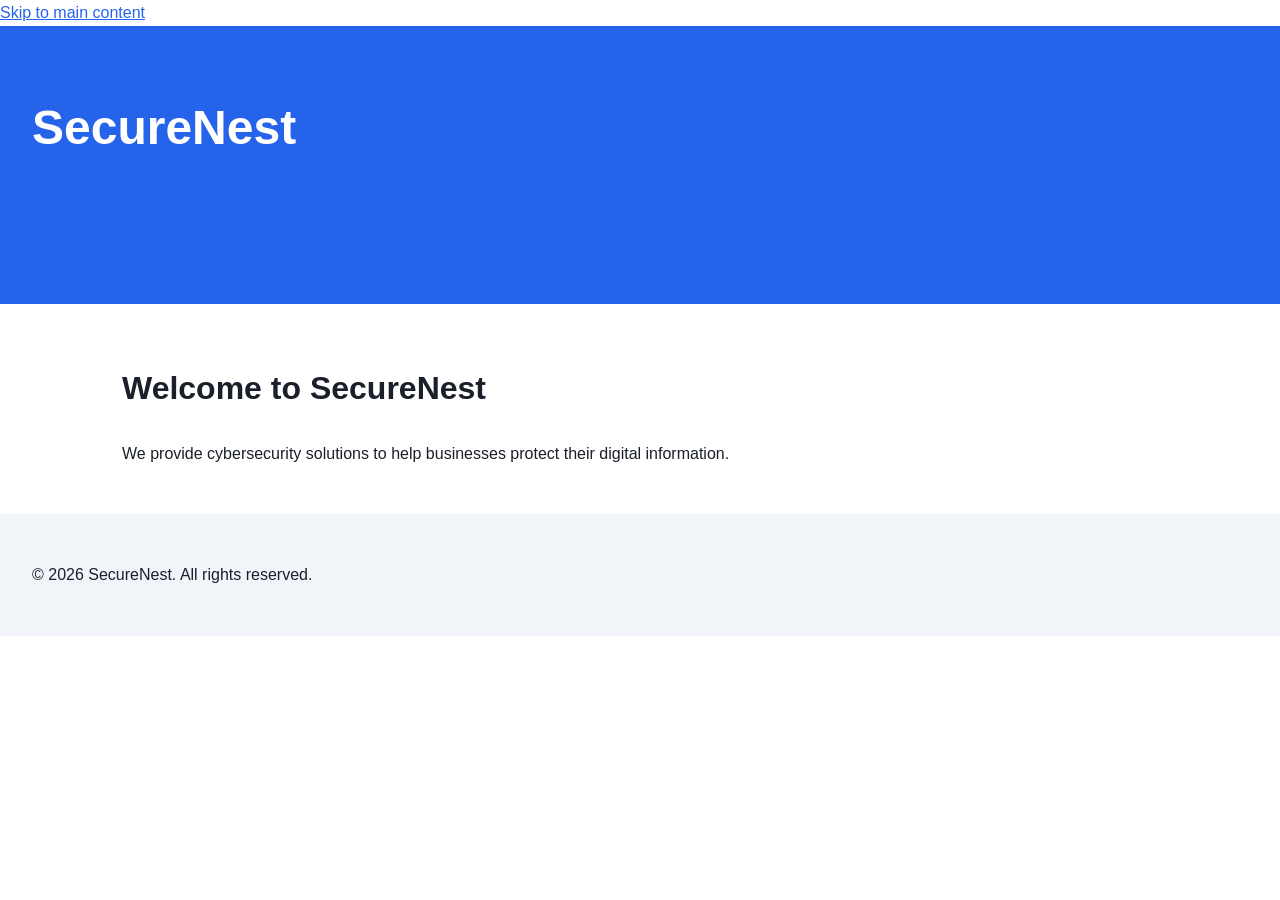
<file: week-02/site/index.html>
<!DOCTYPE html>
<html lang="en">

<head>
    <meta charset="UTF-8">

    <meta name="viewport" content="width=device-width, initial-scale=1.0">

    <title>Home | SecureNest</title>

    <link rel="stylesheet" href="css/styles.css">
</head>

<body>

    <!-- SKIP LINK -->

    <a href="#main-content">Skip to main content</a>


    <!-- HEADER -->

    <header>

        <h1>SecureNest</h1>

        <nav aria-label="Main navigation">

            <ul>
                <li><a href="index.html">Home</a></li>
                <li><a href="services.html">Services</a></li>
                <li><a href="contact.html">Contact</a></li>
            </ul>

        </nav>

    </header>


    <!-- MAIN CONTENT -->

    <main id="main-content">

        <h2>Welcome to SecureNest</h2>

        <p>
            We provide cybersecurity solutions to help businesses
            protect their digital information.
        </p>

    </main>


    <!-- FOOTER -->

    <footer>

        <p>&copy; 2026 SecureNest. All rights reserved.</p>

    </footer>

</body>
</html>
</file>
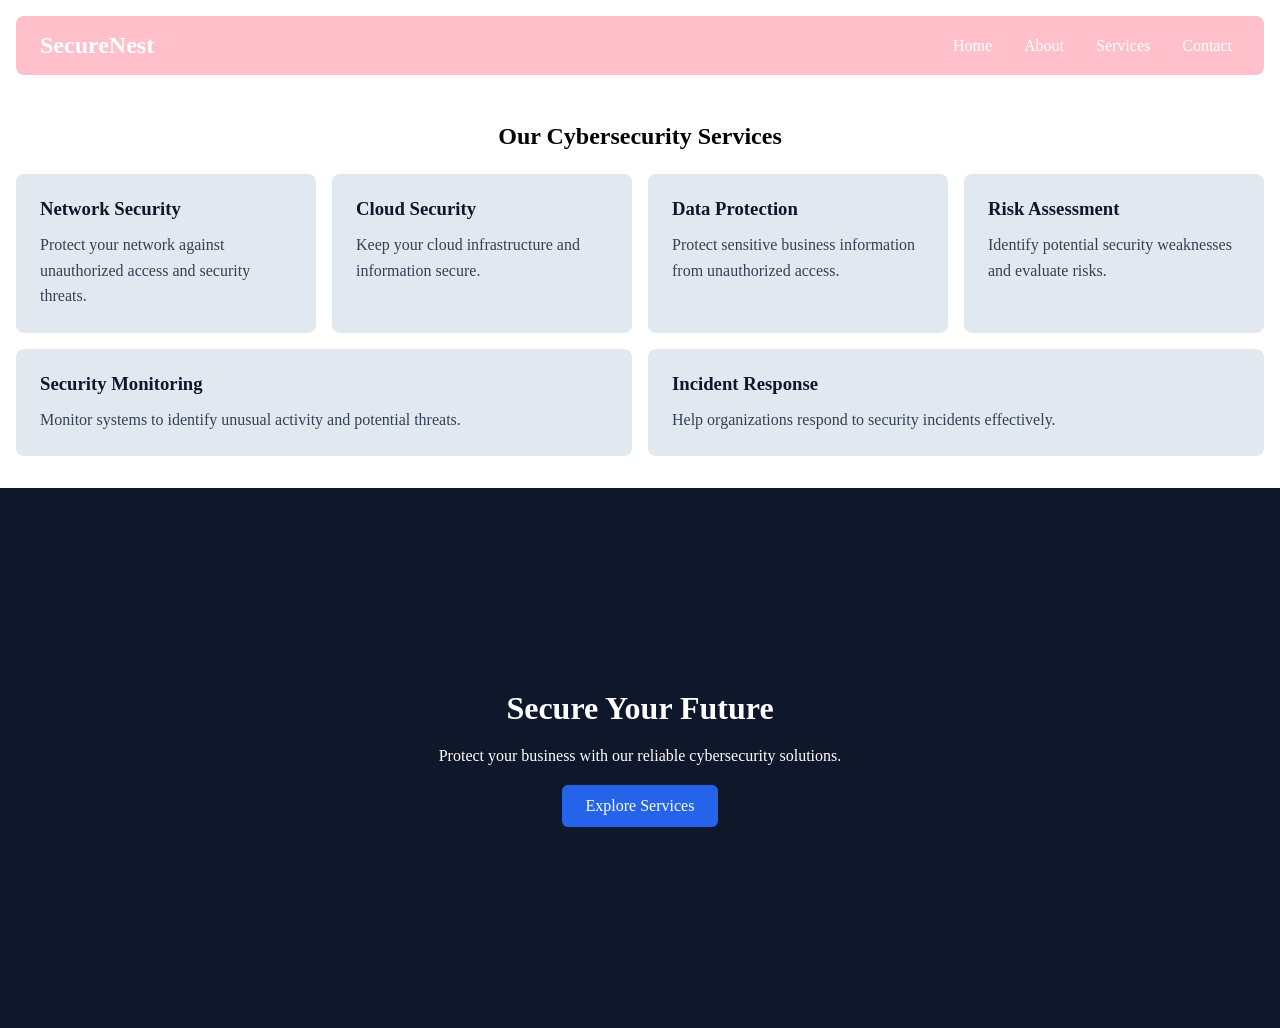
<file: week-02/lab/flex-lab.html>
<!DOCTYPE html>
<html lang="en">

<head>
    <meta charset="UTF-8">
    <meta name="viewport" content="width=device-width, initial-scale=1.0">

    <title>Flexbox Lab</title>

    <link rel="stylesheet" href="flex-lab.css">
</head>

<body>

    <!-- Section A: Flexbox Navbar -->
    <section class="navbar-section">

        <header class="site-header">

            <nav class="nav">

                <!-- Logo -->
                <a href="#" class="logo">SecureNest</a>

                <!-- Navigation Links -->
                <ul class="links">
                    <li><a href="#home">Home</a></li>
                    <li><a href="#about">About</a></li>
                    <li><a href="#services">Services</a></li>
                    <li><a href="#contact">Contact</a></li>
                </ul>

            </nav>

        </header>

    </section>

    <!-- Section B: Wrapping Cards -->
<section class="cards-section">

    <h2>Our Cybersecurity Services</h2>

    <div class="cards">

        <article class="card">
            <h3>Network Security</h3>
            <p>
                Protect your network against unauthorized access
                and security threats.
            </p>
        </article>

        <article class="card">
            <h3>Cloud Security</h3>
            <p>
                Keep your cloud infrastructure and information
                secure.
            </p>
        </article>

        <article class="card">
            <h3>Data Protection</h3>
            <p>
                Protect sensitive business information from
                unauthorized access.
            </p>
        </article>

        <article class="card">
            <h3>Risk Assessment</h3>
            <p>
                Identify potential security weaknesses
                and evaluate risks.
            </p>
        </article>

        <article class="card">
            <h3>Security Monitoring</h3>
            <p>
                Monitor systems to identify unusual activity
                and potential threats.
            </p>
        </article>

        <article class="card">
            <h3>Incident Response</h3>
            <p>
                Help organizations respond to security
                incidents effectively.
            </p>
        </article>

    </div>

</section>
<!-- Section C: Centred Hero -->

<section class="hero">

    <h2>Secure Your Future</h2>

    <p>
        Protect your business with our reliable
        cybersecurity solutions.
    </p>

    <a href="#services" class="hero-button">
        Explore Services
    </a>

</section>

</body>

</html>
</file>
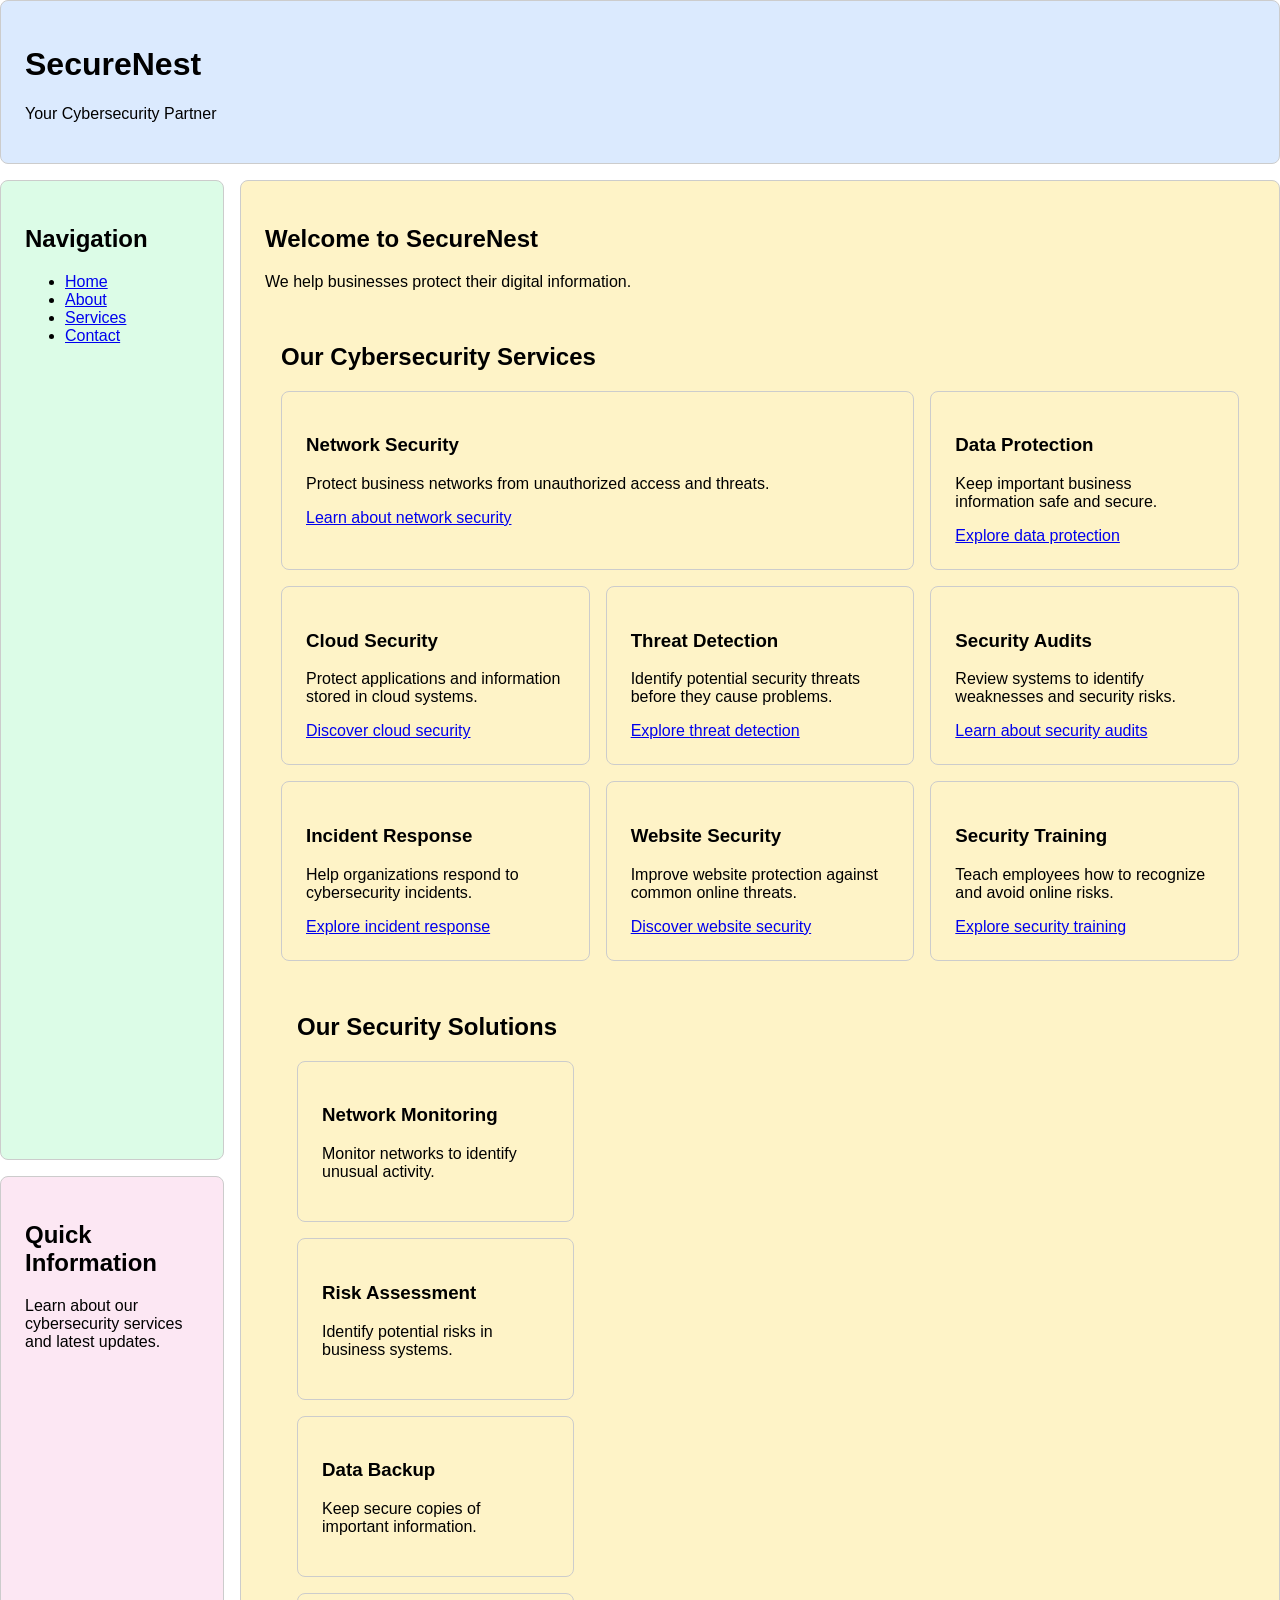
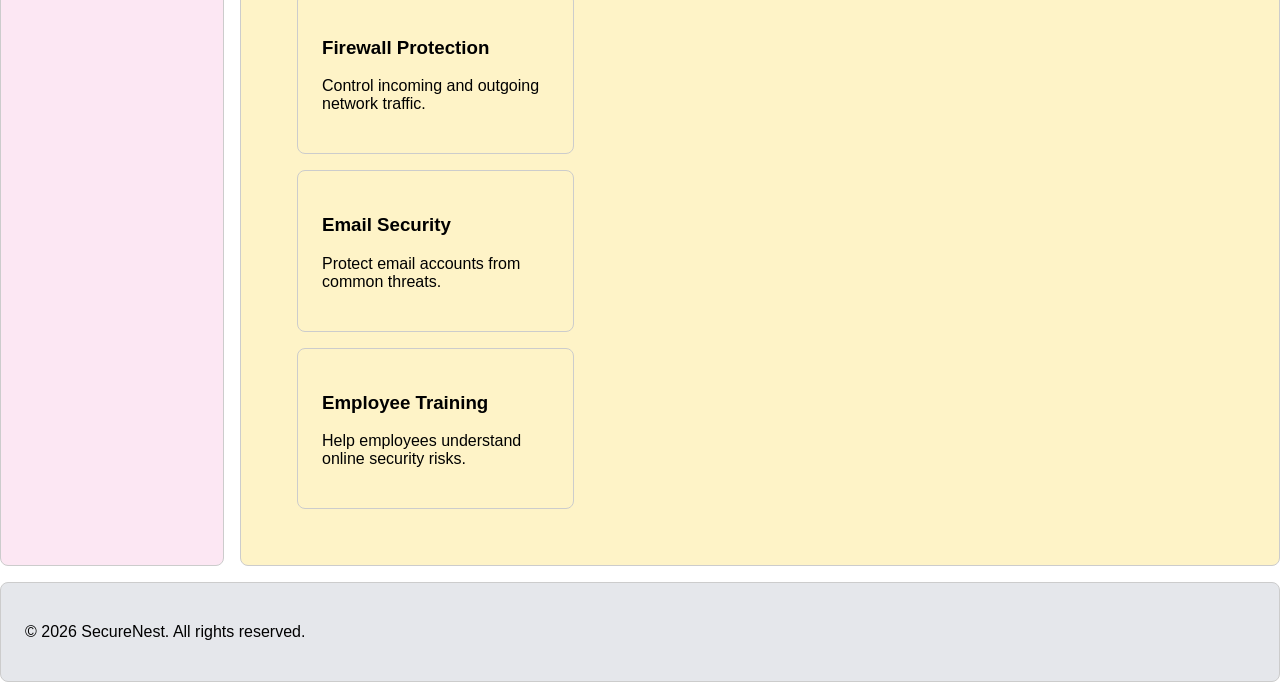
<file: week-02/lab/grid-lab.html>
<!DOCTYPE html>
<html lang="en">

<head>
    <meta charset="UTF-8">
    <meta name="viewport" content="width=device-width, initial-scale=1.0">
    <title>CSS Grid Lab</title>
    <link rel="stylesheet" href="grid-lab.css">
</head>

<body>

    <div class="page">

        <header>
            <h1>SecureNest</h1>
            <p>Your Cybersecurity Partner</p>
        </header>

        <nav>
            <h2>Navigation</h2>
            <ul>
                <li><a href="#">Home</a></li>
                <li><a href="#">About</a></li>
                <li><a href="#">Services</a></li>
                <li><a href="#">Contact</a></li>
            </ul>
        </nav>

        <main>
            <h2>Welcome to SecureNest</h2>
            <p>We help businesses protect their digital information.</p>

            <section class="gallery-section">
    <h2>Our Cybersecurity Services</h2>

    <div class="gallery-grid">

        <article class="card featured-card">
            <h3>Network Security</h3>
            <p>Protect business networks from unauthorized access and threats.</p>
            <a href="#">Learn about network security</a>
        </article>

        <article class="card">
            <h3>Data Protection</h3>
            <p>Keep important business information safe and secure.</p>
            <a href="#">Explore data protection</a>
        </article>

        <article class="card">
            <h3>Cloud Security</h3>
            <p>Protect applications and information stored in cloud systems.</p>
            <a href="#">Discover cloud security</a>
        </article>

        <article class="card">
            <h3>Threat Detection</h3>
            <p>Identify potential security threats before they cause problems.</p>
            <a href="#">Explore threat detection</a>
        </article>

        <article class="card">
            <h3>Security Audits</h3>
            <p>Review systems to identify weaknesses and security risks.</p>
            <a href="#">Learn about security audits</a>
        </article>

        <article class="card">
            <h3>Incident Response</h3>
            <p>Help organizations respond to cybersecurity incidents.</p>
            <a href="#">Explore incident response</a>
        </article>

        <article class="card">
            <h3>Website Security</h3>
            <p>Improve website protection against common online threats.</p>
            <a href="#">Discover website security</a>
        </article>

        <article class="card">
            <h3>Security Training</h3>
            <p>Teach employees how to recognize and avoid online risks.</p>
            <a href="#">Explore security training</a>
        </article>

        <section class="comparison-section">
    <h2>Our Security Solutions</h2>

    <div class="comparison-grid">

        <article class="comparison-card">
            <h3>Network Monitoring</h3>
            <p>Monitor networks to identify unusual activity.</p>
        </article>

        <article class="comparison-card">
            <h3>Risk Assessment</h3>
            <p>Identify potential risks in business systems.</p>
        </article>

        <article class="comparison-card">
            <h3>Data Backup</h3>
            <p>Keep secure copies of important information.</p>
        </article>

        <article class="comparison-card">
            <h3>Firewall Protection</h3>
            <p>Control incoming and outgoing network traffic.</p>
        </article>

        <article class="comparison-card">
            <h3>Email Security</h3>
            <p>Protect email accounts from common threats.</p>
        </article>

        <article class="comparison-card">
            <h3>Employee Training</h3>
            <p>Help employees understand online security risks.</p>
        </article>

    </div>
</section>

    </div>
</section>
        </main>

        <aside>
            <h2>Quick Information</h2>
            <p>Learn about our cybersecurity services and latest updates.</p>
        </aside>

        <footer>
            <p>&copy; 2026 SecureNest. All rights reserved.</p>
        </footer>

    </div>

</body>
</html>
</file>
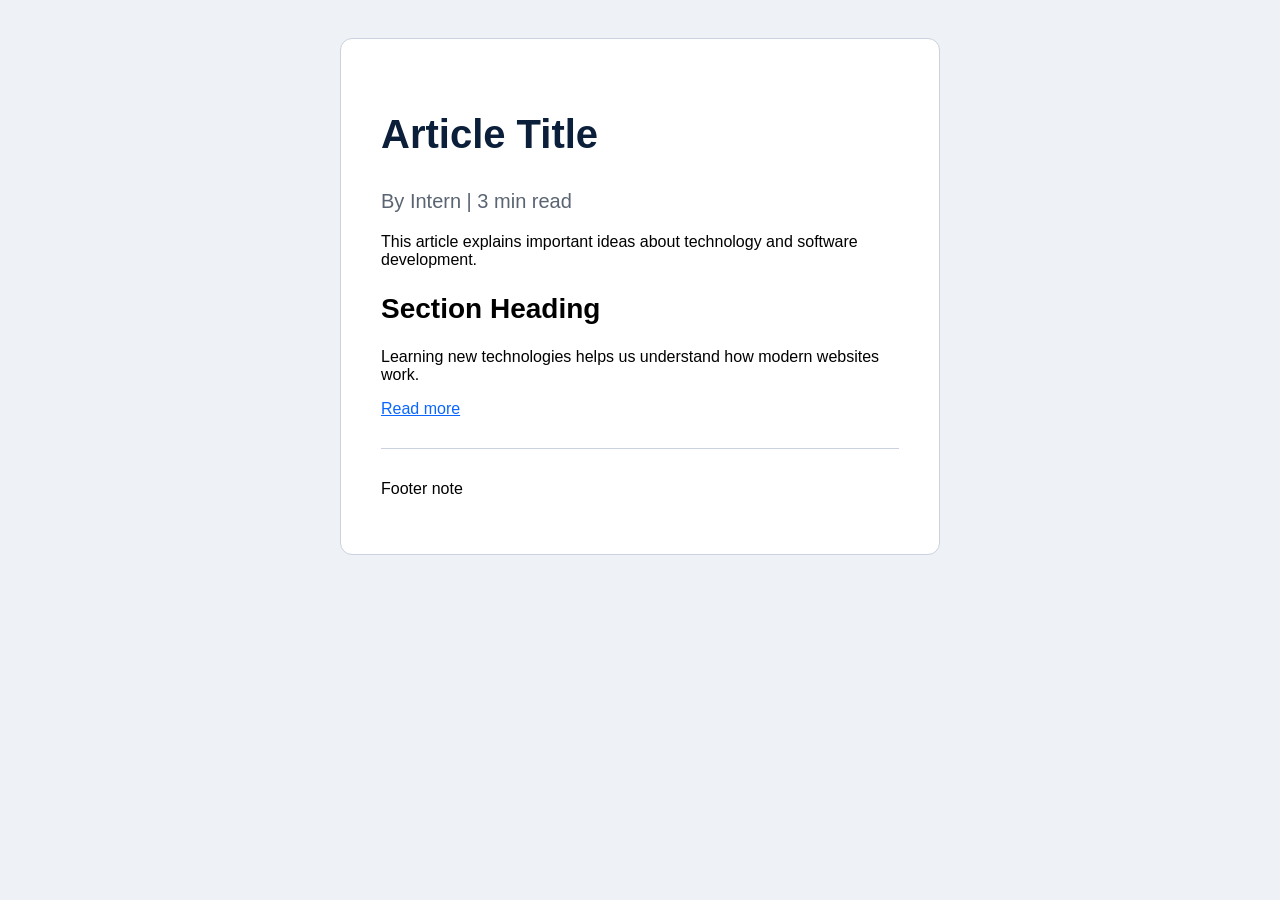
<file: week-02/lab/layout-a.html>
<!DOCTYPE html>
<html lang="en">
<head>
    <meta charset="UTF-8">
    <meta name="viewport" content="width=device-width, initial-scale=1.0">
    <title>Layout A - Article Card</title>
    <link rel="stylesheet" href="layouts.css">
</head>

<body class="layout-a">

    <main>
        <article class="article-card">

            <h1>Article Title</h1>

            <p class="article-meta">
                By Intern | 3 min read
            </p>

            <p>
                This article explains important ideas about
                technology and software development.
            </p>

            <h2>Section Heading</h2>

            <p>
                Learning new technologies helps us understand
                how modern websites work.
            </p>

            <a href="#">Read more</a>

            <footer>
                <p>Footer note</p>
            </footer>

        </article>
    </main>

</body>
</html>
</file>
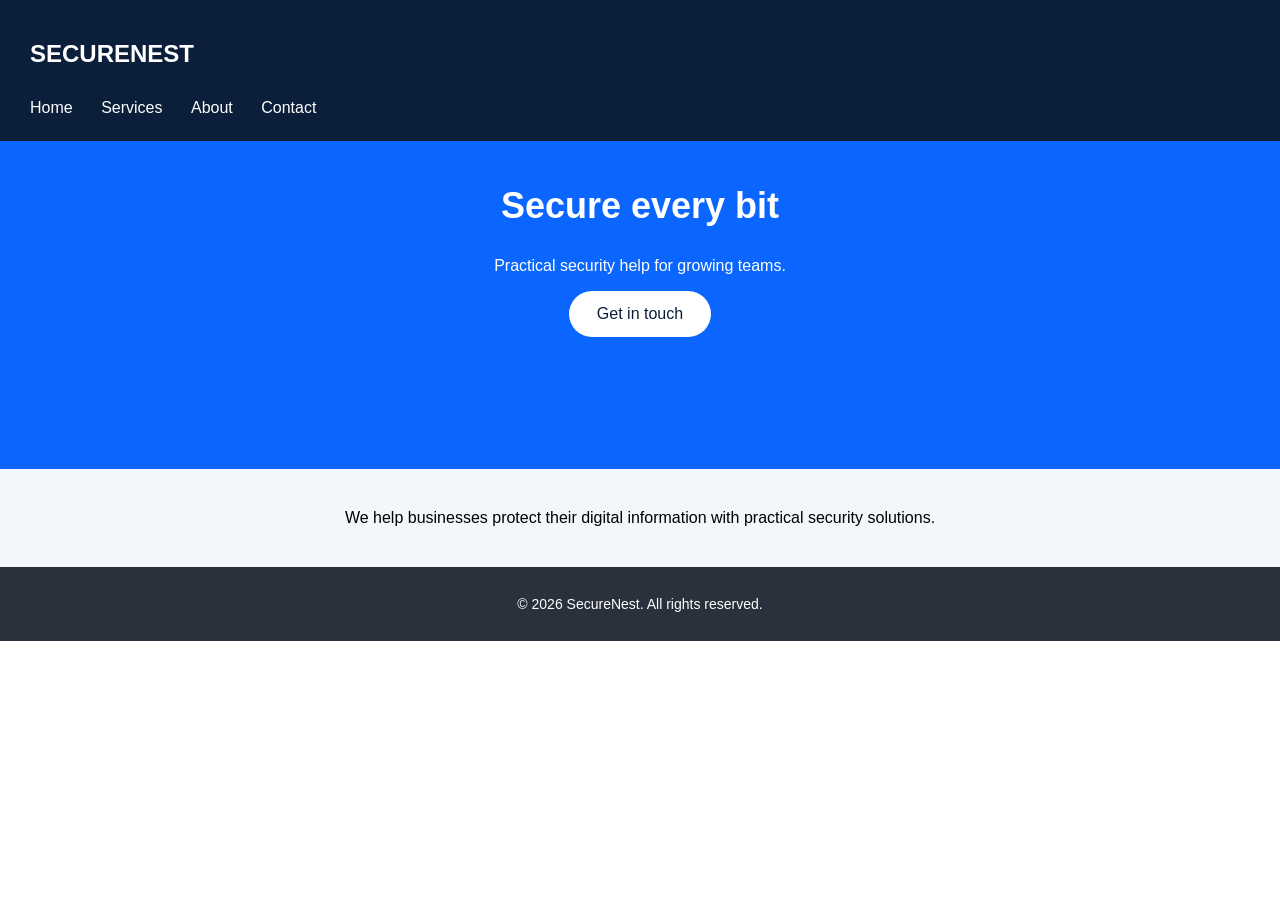
<file: week-02/lab/layout-b.html>
<!DOCTYPE html>
<html lang="en">
<head>
    <meta charset="UTF-8">
    <meta name="viewport" content="width=device-width, initial-scale=1.0">
    <title>Layout B - Website</title>
    <link rel="stylesheet" href="layouts.css">
</head>

<body class="layout-b">

    <header>
        <h1>SECURENEST</h1>

        <nav>
            <a href="#">Home</a>
            <a href="#">Services</a>
            <a href="#">About</a>
            <a href="#">Contact</a>
        </nav>
    </header>

    <main>

        <section class="hero">
            <h2>Secure every bit</h2>

            <p>Practical security help for growing teams.</p>

            <a href="#" class="hero-button">Get in touch</a>
        </section>

        <section class="intro">
            <p>
                We help businesses protect their digital
                information with practical security solutions.
            </p>
        </section>

    </main>

    <footer class="site-footer">
        <p>© 2026 SecureNest. All rights reserved.</p>
    </footer>

</body>
</html>
</file>
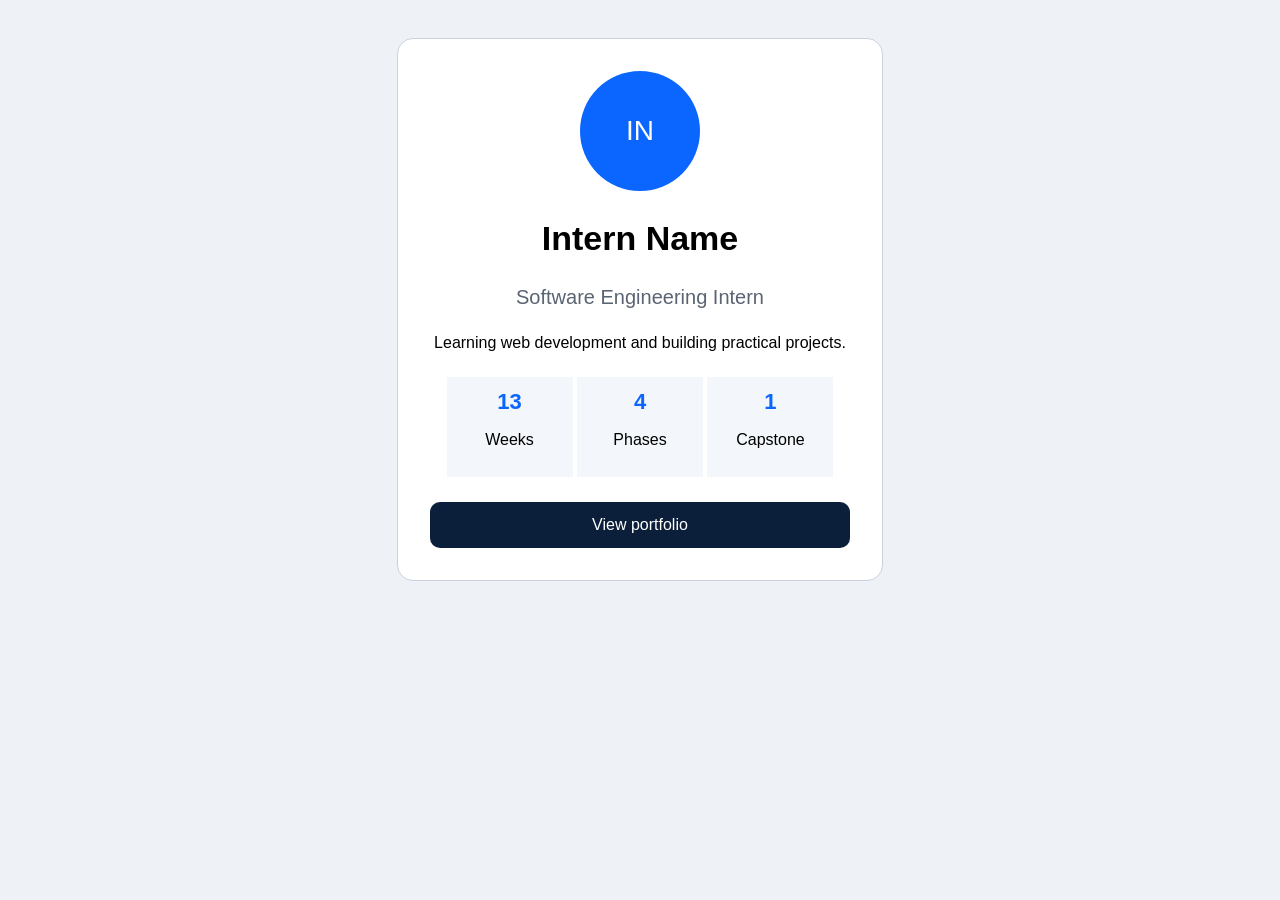
<file: week-02/lab/layout-c.html>
<!DOCTYPE html>
<html lang="en">
<head>
    <meta charset="UTF-8">
    <meta name="viewport" content="width=device-width, initial-scale=1.0">
    <title>Layout C - Profile Card</title>
    <link rel="stylesheet" href="layouts.css">
</head>

<body class="layout-c">

    <main>

        <article class="profile-card">

            <div class="avatar">IN</div>

            <h1>Intern Name</h1>

            <p class="role">Software Engineering Intern</p>

            <p class="description">
                Learning web development and building
                practical projects.
            </p>

            <section class="stats">

                <div class="stat">
                    <strong>13</strong>
                    <p>Weeks</p>
                </div>

                <div class="stat">
                    <strong>4</strong>
                    <p>Phases</p>
                </div>

                <div class="stat">
                    <strong>1</strong>
                    <p>Capstone</p>
                </div>

            </section>

            <a href="#" class="portfolio-button">
                View portfolio
            </a>

        </article>

    </main>

</body>
</html>
</file>
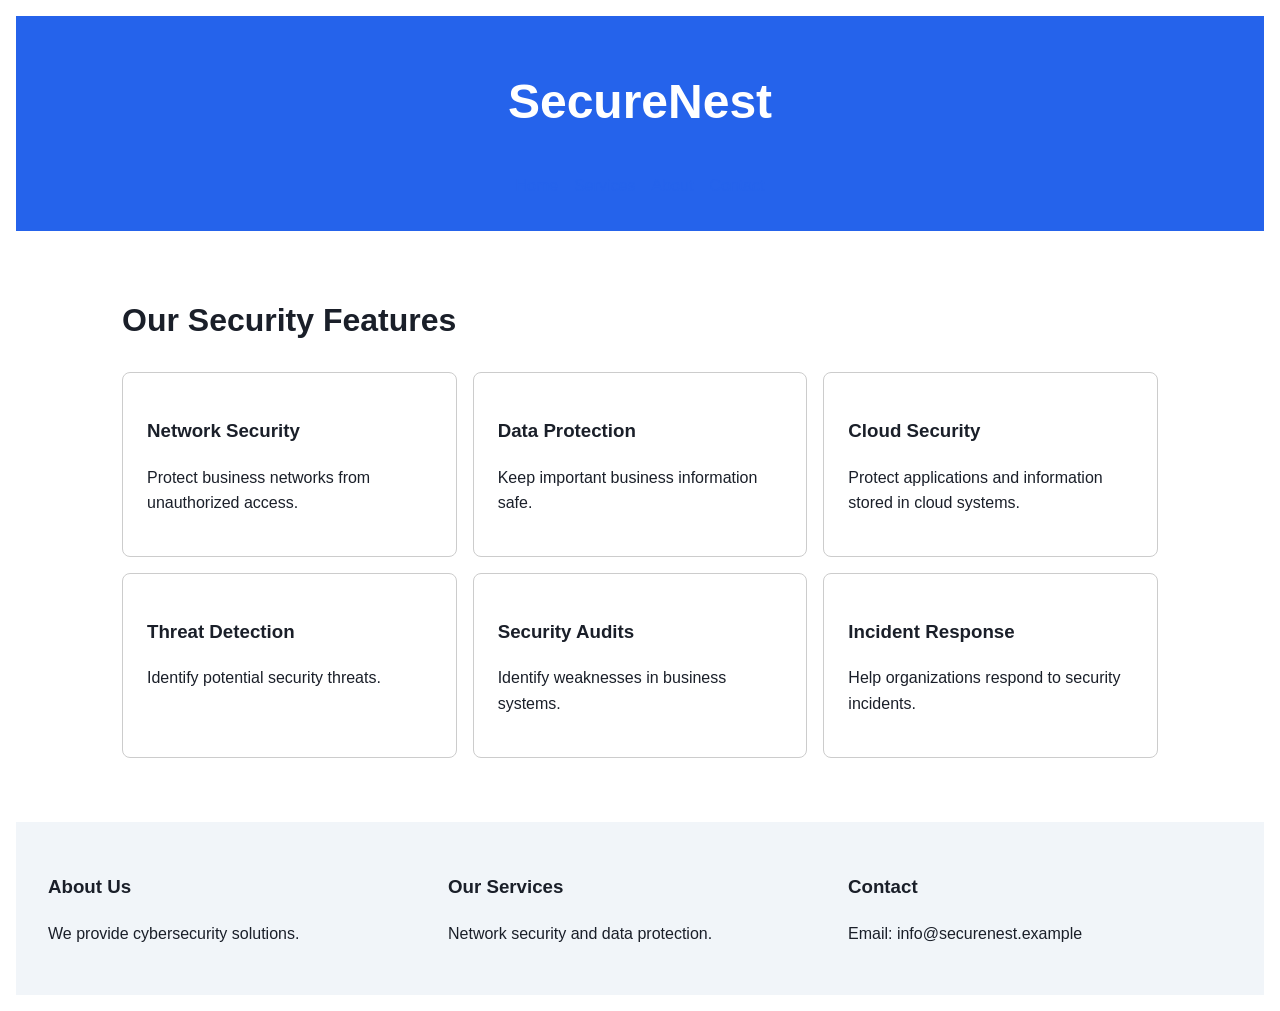
<file: week-02/lab/responsive-lab.html>
<!DOCTYPE html>
<html lang="en">

<head>
    <meta charset="UTF-8">
    <meta name="viewport" content="width=device-width, initial-scale=1.0">

    <title>Responsive Design Lab</title>

    <link rel="stylesheet" href="../site/css/styles.css">

    <link rel="stylesheet" href="responsive-lab.css">
</head>

<body>

    <!-- HEADER -->

    <header class="site-header">

        <h1>SecureNest</h1>

        <nav>
            <ul class="navigation">
                <li><a href="#">Home</a></li>
                <li><a href="#">Services</a></li>
                <li><a href="#">About</a></li>
                <li><a href="#">Contact</a></li>
            </ul>
        </nav>

    </header>


    <!-- MAIN CONTENT -->

    <main>

        <section class="features-section">

            <h2>Our Security Features</h2>

            <div class="features-grid">

                <article class="feature-card">
                    <h3>Network Security</h3>
                    <p>Protect business networks from unauthorized access.</p>
                </article>

                <article class="feature-card">
                    <h3>Data Protection</h3>
                    <p>Keep important business information safe.</p>
                </article>

                <article class="feature-card">
                    <h3>Cloud Security</h3>
                    <p>Protect applications and information stored in cloud systems.</p>
                </article>

                <article class="feature-card">
                    <h3>Threat Detection</h3>
                    <p>Identify potential security threats.</p>
                </article>

                <article class="feature-card">
                    <h3>Security Audits</h3>
                    <p>Identify weaknesses in business systems.</p>
                </article>

                <article class="feature-card">
                    <h3>Incident Response</h3>
                    <p>Help organizations respond to security incidents.</p>
                </article>

            </div>

        </section>

    </main>


    <!-- FOOTER -->

    <footer class="site-footer">

        <div>
            <h3>About Us</h3>
            <p>We provide cybersecurity solutions.</p>
        </div>

        <div>
            <h3>Our Services</h3>
            <p>Network security and data protection.</p>
        </div>

        <div>
            <h3>Contact</h3>
            <p>Email: info@securenest.example</p>
        </div>

    </footer>

</body>
</html>
</file>
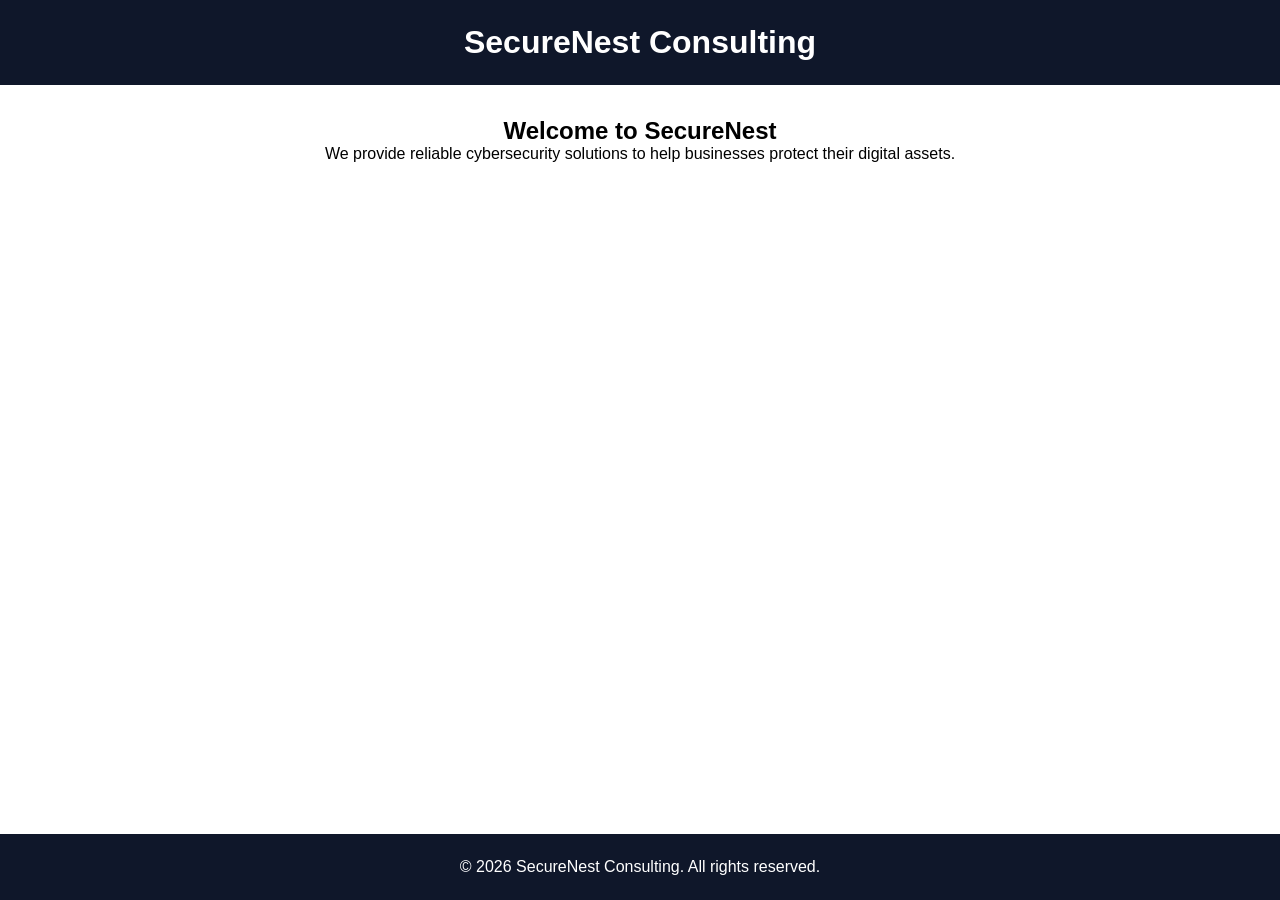
<file: week-02/lab/sticky-footer.html>
<!DOCTYPE html>
<html lang="en">

<head>
    <meta charset="UTF-8">
    <meta name="viewport" content="width=device-width, initial-scale=1.0">

    <title>Sticky Footer Layout</title>

    <link rel="stylesheet" href="sticky-footer.css">
</head>

<body>

    <!-- Header -->
    <header class="site-header">
        <h1>SecureNest Consulting</h1>
    </header>


    <!-- Main Content -->
    <main>

        <h2>Welcome to SecureNest</h2>

        <p>
            We provide reliable cybersecurity solutions
            to help businesses protect their digital assets.
        </p>

    </main>


    <!-- Footer -->
    <footer class="site-footer">
        <p>&copy; 2026 SecureNest Consulting. All rights reserved.</p>
    </footer>

</body>

</html>
</file>
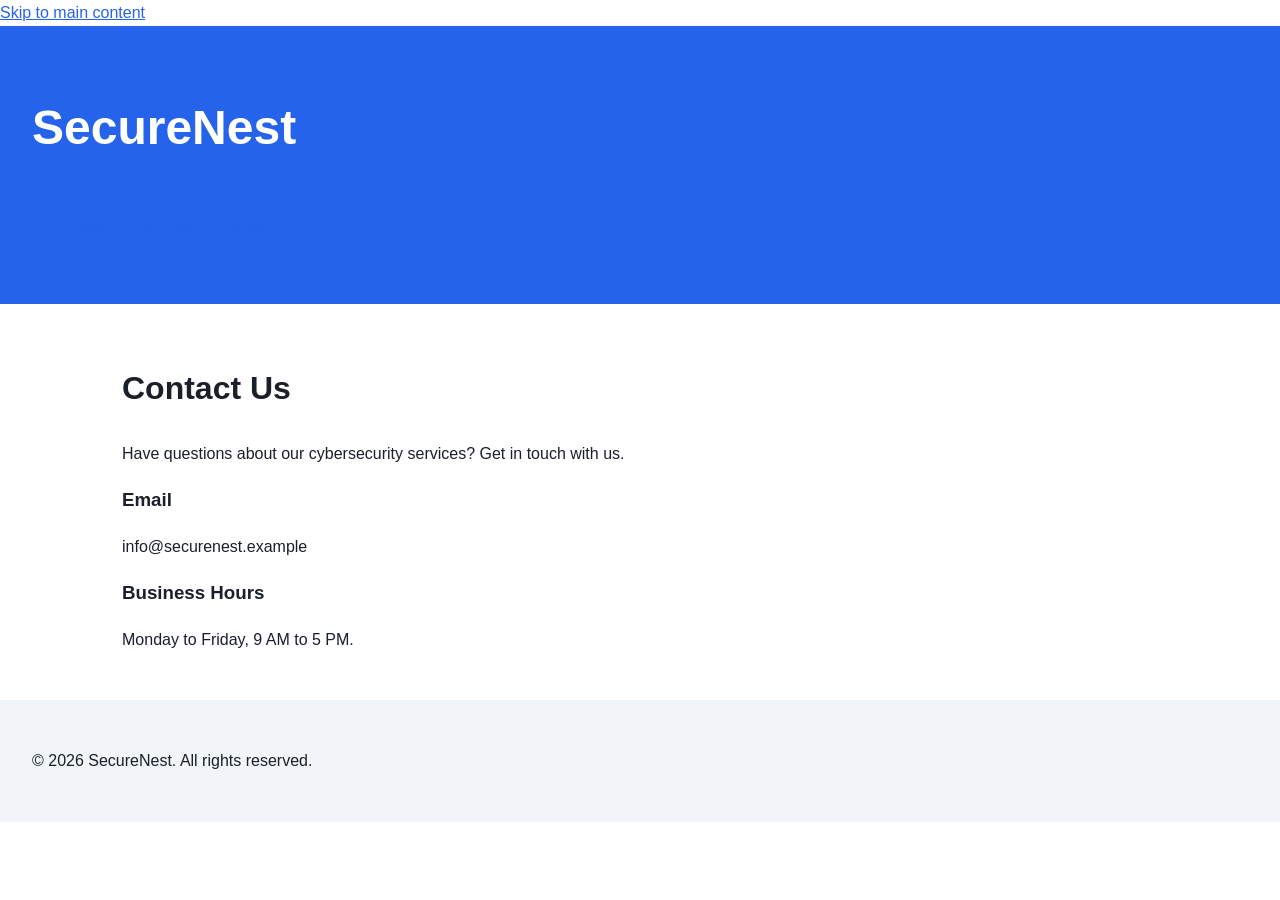
<file: week-02/site/contact.html>
<!DOCTYPE html>
<html lang="en">

<head>
    <meta charset="UTF-8">

    <meta name="viewport" content="width=device-width, initial-scale=1.0">

    <title>Contact | SecureNest</title>

    <link rel="stylesheet" href="css/styles.css">
</head>

<body>

    <a href="#main-content">Skip to main content</a>


    <header>

        <h1>SecureNest</h1>

        <nav aria-label="Main navigation">

            <ul>
                <li><a href="index.html">Home</a></li>
                <li><a href="services.html">Services</a></li>
                <li><a href="contact.html">Contact</a></li>
            </ul>

        </nav>

    </header>


    <main id="main-content">

        <h2>Contact Us</h2>

        <p>
            Have questions about our cybersecurity services?
            Get in touch with us.
        </p>

        <section>

            <h3>Email</h3>

            <p>info@securenest.example</p>

        </section>

        <section>

            <h3>Business Hours</h3>

            <p>Monday to Friday, 9 AM to 5 PM.</p>

        </section>

    </main>


    <footer>

        <p>&copy; 2026 SecureNest. All rights reserved.</p>

    </footer>

</body>
</html>
</file>
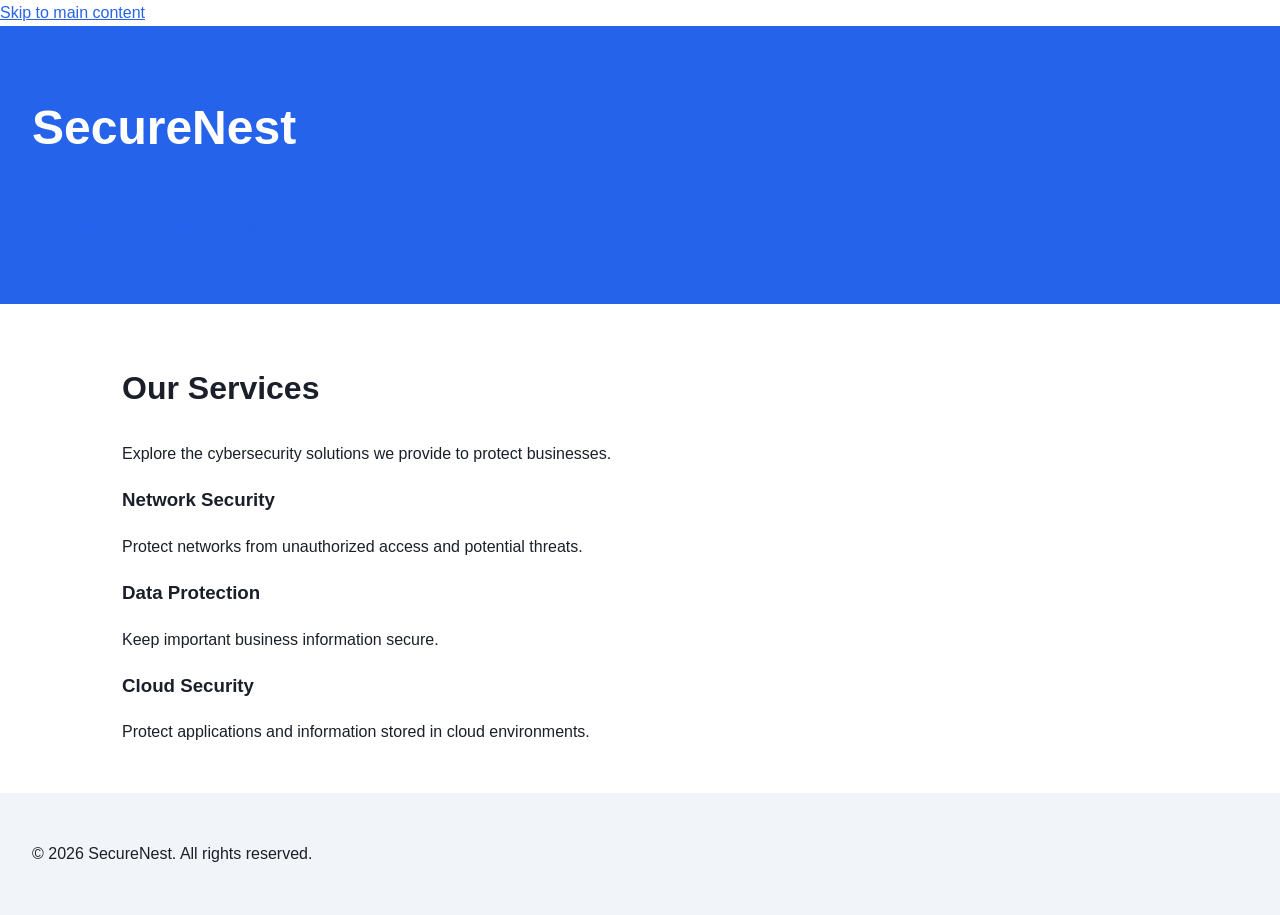
<file: week-02/site/services.html>
<!DOCTYPE html>
<html lang="en">

<head>
    <meta charset="UTF-8">

    <meta name="viewport" content="width=device-width, initial-scale=1.0">

    <title>Services | SecureNest</title>

    <link rel="stylesheet" href="css/styles.css">
</head>

<body>

    <a href="#main-content">Skip to main content</a>


    <header>

        <h1>SecureNest</h1>

        <nav aria-label="Main navigation">

            <ul>
                <li><a href="index.html">Home</a></li>
                <li><a href="services.html">Services</a></li>
                <li><a href="contact.html">Contact</a></li>
            </ul>

        </nav>

    </header>


    <main id="main-content">

        <h2>Our Services</h2>

        <p>
            Explore the cybersecurity solutions we provide
            to protect businesses.
        </p>

        <section>

            <h3>Network Security</h3>

            <p>
                Protect networks from unauthorized access
                and potential threats.
            </p>

        </section>

        <section>

            <h3>Data Protection</h3>

            <p>
                Keep important business information secure.
            </p>

        </section>

        <section>

            <h3>Cloud Security</h3>

            <p>
                Protect applications and information
                stored in cloud environments.
            </p>

        </section>

    </main>


    <footer>

        <p>&copy; 2026 SecureNest. All rights reserved.</p>

    </footer>

</body>
</html>
</file>
<file: week-02/site/css/styles.css>
:root {
    --color-primary: #2563eb;
    --color-background: #ffffff;
    --color-text: #1a1f29;
    --color-surface: #f1f5f9;
    --color-border: #cbd5e1;

    --font-family: Arial, sans-serif;

    --spacing-small: 0.5rem;
    --spacing-medium: 1rem;
    --spacing-large: 2rem;

    --border-radius: 8px;
}




@media (prefers-color-scheme: dark) {
    :root {
        --color-background: #0b1220;
        --color-text: #e8edf5;
        --color-surface: #172033;
        --color-border: #334155;
    }
}



* {
    box-sizing: border-box;
}

body {
    margin: 0;
}




body {
    font-family: var(--font-family);
    background-color: var(--color-background);
    color: var(--color-text);
    line-height: 1.6;
}

img {
    max-width: 100%;
    height: auto;
    display: block;
}

a {
    color: var(--color-primary);
}


h1 {
    font-size: clamp(1.75rem, 1rem + 3vw, 3rem);
}

h2 {
    font-size: clamp(1.4rem, 1rem + 2vw, 2rem);
}



a:focus-visible,
button:focus-visible {
    outline: 3px solid var(--color-primary);
    outline-offset: 3px;
}




button {
    transition: background-color 0.3s ease;
}



@media (prefers-reduced-motion: reduce) {
    *,
    *::before,
    *::after {
        scroll-behavior: auto !important;
        animation-duration: 0.01ms !important;
        transition-duration: 0.01ms !important;
    }
}

body {
    margin: 0;
    font-family: Arial, sans-serif;
    background-color: var(--color-background);
    color: var(--color-text);
}

header {
    background-color: var(--color-primary);
    color: white;
    padding: 2rem;
}

nav ul {
    display: flex;
    gap: 1.5rem;
    list-style: none;
    padding: 1rem 2rem;
}

nav a {
    color: var(--color-primary);
    text-decoration: none;
}

main {
    max-width: 1100px;
    margin: auto;
    padding: 2rem;
}

footer {
    background-color: var(--color-surface);
    padding: 2rem;
}
</file>
<file: week-02/lab/flex-lab.css>
/* Basic Reset */
* {
    box-sizing: border-box;
    margin: 0;
    padding: 0;
}

/* Navbar Section */
.navbar-section {
    padding: 1rem;
}

/* Main Navigation Container */
.nav {
    display: flex;
    align-items: center;
    gap: 1rem;

    flex-wrap: wrap;

    background-color:pink;
    padding: 1rem 1.5rem;
    border-radius: 8px;
}

/* Logo */
.logo {
    color: white;
    text-decoration: none;
    font-size: 1.5rem;
    font-weight: bold;
}

/* Navigation Links Container */
.nav .links {
    margin-left: auto;

    display: flex;
    flex-wrap: wrap;
    gap: 1rem;

    list-style: none;
}

/* Individual Navigation Links */
.links a {
    color: white;
    text-decoration: none;
    padding: 0.5rem;
    border-radius: 4px;
}

/* Hover Effect */
.links a:hover {
    background-color: #334155;
    color: #7db1ff;
}

/* Keyboard Focus */
.links a:focus-visible {
    outline: 3px solid #7db1ff;
    outline-offset: 3px;
}

/* Responsive Navbar */
@media (max-width: 30rem) {

    .nav .links {
        width: 100%;
        margin-left: 0;
    }

}


/* Section B: Wrapping Cards */

.cards-section {
    padding: 2rem 1rem;
}

.cards-section h2 {
    text-align: center;
    margin-bottom: 1.5rem;
}

/* Parent Flexbox Container */

.cards {
    display: flex;
    flex-wrap: wrap;
    gap: 1rem;
}

/* Individual Cards */

.card {
    flex: 1 1 16rem;

    background-color: #e2e8f0;
    padding: 1.5rem;
    border-radius: 8px;
}

.card h3 {
    margin-bottom: 0.75rem;
    color: #0f172a;
}

.card p {
    line-height: 1.6;
    color: #334155;
}



/* Section C: Centred Hero */

.hero {
    height: 60vh;

    display: flex;
    flex-direction: column;

    justify-content: center;
    align-items: center;

    gap: 1rem;

    text-align: center;

    background-color: #0f172a;
    color: white;

    padding: 1rem;
}

/* Hero Heading */

.hero h2 {
    font-size: 2rem;
}

/* Hero Paragraph */

.hero p {
    max-width: 500px;
    line-height: 1.6;
}

/* Hero Button */

.hero-button {
    display: inline-block;

    background-color: #2563eb;
    color: white;

    padding: 0.75rem 1.5rem;

    text-decoration: none;
    border-radius: 6px;
}

/* Button Hover */

.hero-button:hover {
    background-color: #1d4ed8;
}

/* Keyboard Focus */

.hero-button:focus-visible {
    outline: 3px solid #93c5fd;
    outline-offset: 4px;
}
</file>
<file: week-02/lab/grid-lab.css>
* {
    box-sizing: border-box;
}

body {
    margin: 0;
    font-family: Arial, sans-serif;
}

.page {
    display: grid;
    gap: 1rem;

    grid-template-areas:
        "header"
        "nav"
        "main"
        "aside"
        "footer";
}

header {
    grid-area: header;
}

nav {
    grid-area: nav;
}

main {
    grid-area: main;
}

aside {
    grid-area: aside;
}

footer {
    grid-area: footer;
}

@media (min-width: 48rem) {

    .page {
        grid-template-columns: 14rem 1fr;

        grid-template-areas:
            "header header"
            "nav main"
            "aside main"
            "footer footer";
    }

}

header,
nav,
main,
aside,
footer {
    padding: 1.5rem;
    border: 1px solid #ccc;
    border-radius: 8px;
}

header {
    background-color: #dbeafe;
}

nav {
    background-color: #dcfce7;
}

main {
    background-color: #fef3c7;
}

aside {
    background-color: #fce7f3;
}

footer {
    background-color: #e5e7eb;
}

.gallery-section {
    padding: 1rem;
}

.gallery-grid {
    display: grid;
    grid-template-columns: repeat(auto-fit, minmax(16rem, 1fr));
    gap: 1rem;
}

.card {
    padding: 1.5rem;
    border: 1px solid #ccc;
    border-radius: 8px;
}

@media (min-width: 48rem) {
    .featured-card {
        grid-column: span 2;
    }
}

.comparison-section {
    padding: 1rem;
}

.comparison-grid {
    display: grid;
    grid-template-columns: repeat(auto-fit, minmax(16rem, 1fr));
    gap: 1rem;
}

.comparison-card {
    padding: 1.5rem;
    border: 1px solid #ccc;
    border-radius: 8px;
}
</file>
<file: week-02/lab/layouts.css>
/* Layout A */

.layout-a {
    background-color: #EEF2F7;
    font-family: Arial, sans-serif;
    padding: 30px;
}

.article-card {
    box-sizing: border-box;
    width: 600px;
    max-width: calc(100% - 32px);
    margin-left: auto;
    margin-right: auto;
    padding: 40px;
    background-color: white;
    border: 1px solid #C9D2DE;
    border-radius: 12px;
}

.article-card h1 {
    font-size: 40px;
    color: #0B1F3A;
}

.article-meta {
    font-size: 20px;
    color: #5A6472;
}

.article-card h2 {
    font-size: 28px;
}

.article-card a {
    color: #0A66FF;
    text-decoration: underline;
}

.article-card footer {
    border-top: 1px solid #C9D2DE;
    margin-top: 30px;
    padding-top: 15px;
}

/* Layout B */

.layout-b {
    margin: 0;
    font-family: Arial, sans-serif;
}

.layout-b header {
    background-color: #0B1F3A;
    color: white;
    padding: 24px 30px;
}

.layout-b header h1 {
    font-size: 24px;
}

.layout-b nav a {
    display: inline-block;
    color: white;
    text-decoration: none;
    margin-right: 24px;
    margin-top: 15px;
}

.layout-b nav a:hover,
.layout-b nav a:focus-visible {
    text-decoration: underline;
}

.hero {
    background-color: #0A66FF;
    color: white;
    text-align: center;
    min-height: 300px;
    padding: 14px 28px;
}

.hero h2 {
    font-size: 36px;
}

.hero-button {
    display: inline-block;
    background-color: white;
    color: #0B1F3A;
    text-decoration: none;
    padding: 14px 28px;
    border-radius: 25px;
}

.intro {
    background-color: #F3F6FA;
    padding: 40px;
    text-align: center;
}

.intro p {
    max-width: 640px;
    margin: 0 auto;
}

.site-footer {
    background-color: #29313D;
    color: white;
    text-align: center;
    padding: 15px;
    font-size: 14px;
}

/* Layout C */

.layout-c {
    background-color: #EEF2F7;
    font-family: Arial, sans-serif;
    padding: 30px;
}

.profile-card {
    width: 420px;
    max-width: 100%;
    margin: 0 auto;
    padding: 32px;
    background-color: white;
    border: 1px solid #C9D2DE;
    border-radius: 16px;
    text-align: center;
}

.avatar {
    width: 120px;
    height: 120px;
    background-color: #0A66FF;
    color: white;
    border-radius: 50%;
    margin: 0 auto 16px;
    line-height: 120px;
    font-size: 28px;
}

.profile-card h1 {
    font-size: 34px;
}

.role {
    color: #5A6472;
    font-size: 20px;
}

.description {
    margin: 25px 0;
}

.stat {
    display: inline-block;
    width: 30%;
    padding: 12px 0;
    background-color: #F3F6FA;
    text-align: center;
    vertical-align: top;
}

.stat strong {
    color: #0A66FF;
    font-size: 22px;
}

.portfolio-button {
    display: block;
    width: 100%;
    box-sizing: border-box;
    background-color: #0B1F3A;
    color: white;
    text-decoration: none;
    padding: 14px;
    border-radius: 10px;
    margin-top: 25px;
}
</file>
<file: week-02/lab/responsive-lab.css>
/* GENERAL STYLING */

body {
    font-family: Arial, sans-serif;
    margin: 0;
    padding: 1rem;
}

.site-header {
    padding: 1rem;
    text-align: center;
}

.navigation {
    list-style: none;
    padding: 0;
    display: flex;
    flex-direction: column;
    gap: 1rem;
}

.navigation a {
    text-decoration: none;
}


/* FEATURES */

.features-section {
    margin-top: 2rem;
}

.features-grid {
    display: grid;
    grid-template-columns: 1fr;
    gap: 1rem;
}

.feature-card {
    padding: 1.5rem;
    border: 1px solid #ccc;
    border-radius: 8px;
}


/* FOOTER */

.site-footer {
    display: flex;
    flex-direction: column;
    gap: 1rem;
    margin-top: 2rem;
}

@media (min-width: 40rem) {

    /* NAVIGATION */

    .navigation {
        flex-direction: row;
        justify-content: center;
    }


    /* FEATURES */

    .features-grid {
        grid-template-columns: repeat(2, 1fr);
    }

}

@media (min-width: 64rem) {

    /* FEATURES */

    .features-grid {
        grid-template-columns: repeat(3, 1fr);
    }


    /* FOOTER */

    .site-footer {
        display: grid;
        grid-template-columns: repeat(3, 1fr);
    }

}
</file>
<file: week-02/lab/sticky-footer.css>
/* Basic Reset */

* {
    box-sizing: border-box;
    margin: 0;
    padding: 0;
}


/* Body Layout */

body {
    min-height: 100vh;

    display: flex;
    flex-direction: column;

    font-family: Arial, sans-serif;
}


/* Header */

.site-header {
    background-color: #0f172a;
    color: white;

    padding: 1.5rem;
    text-align: center;
}


/* Main Content */

main {
    flex: 1;

    padding: 2rem;
    text-align: center;
}


/* Footer */

.site-footer {
    background-color: #0f172a;
    color: white;

    padding: 1.5rem;
    text-align: center;
}
</file>
